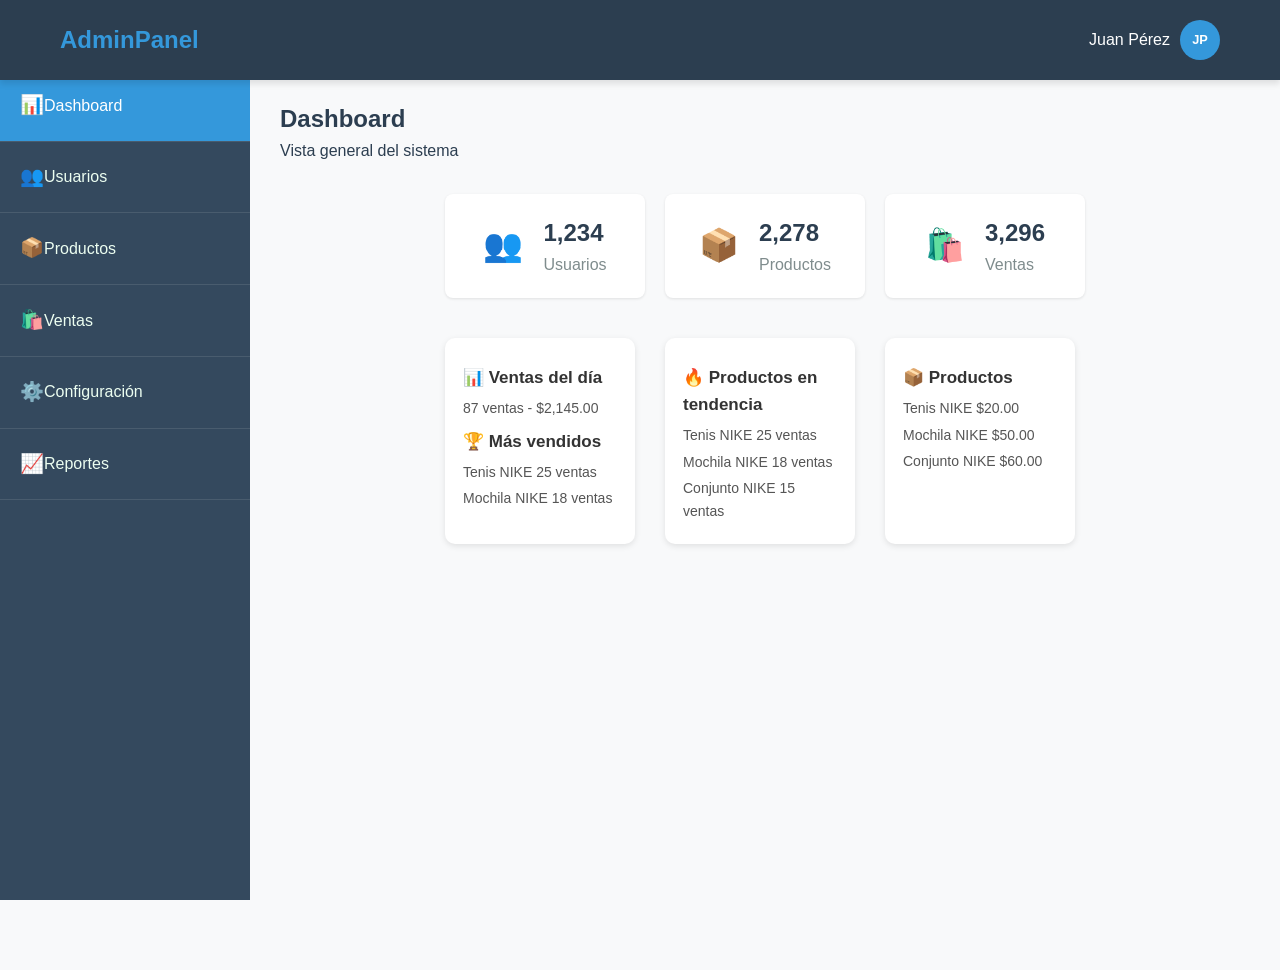
<file: index.html>
<!DOCTYPE html>
<html lang="es">
<body>
<div class="main-container">
</main>
   
    <meta charset="UTF-8">
    <meta name="viewport" content="width=device-width, initial-scale=1.0">
    <title>Panel Administrativo</title>
    <link rel="stylesheet" href="styles.css">
</head>

<body>
    <!--Header Principal-->
<header class="header">
    <div class="header-content">
        <h1 class="logo">AdminPanel</h1>
        <div class="user-info">
            <span class="user-name">Juan Pérez</span>
            <div class="user-avatar">JP</div>
        </div>      
    </div>
</main>


</header>
<div class ="main-container">
    <aside class="sidebar">
        <nav class="sidebar-nav">
            <ul class="nav-list">
                <li class="nav-item">
                 <a href="#dashboard"class="nav-link active">
                    <span class="nav-icon">📊</span>
                    <span class="nav-text">Dashboard</span>
                 </a>
                </li>
                <li class="nav-item">
                    <a href="usuario.html" class="nav-link">
                        <span class="nav-icon">👥</span>
                        <span class="nav-text">Usuarios</span>
                    </a>
                </li>
                <li class="nav-item">
                    <a href="producto.html" class="nav-link">
                        <span class="nav-icon">📦</span>
                        <span class="nav-text">Productos</span>
                    </a>
                </li>
                <li class="nav-item">
                    <a href="venta.html" class="nav-link">
                        <span class="nav-icon">🛍️</span>
                        <span class="nav-text">Ventas</span>
                    </a>
              
                <li class="nav-item">
                    <a href="configuracion.html" class="nav-link">
                        <span class="nav-icon">⚙️</span>
                        <span class="nav-text">Configuración</span>
                    </a>
            
                 </li>
                 <li class="nav-item">
                    <a href="#reportes" class="nav-link">
                        <span class="nav-icon">📈</span>
                        <span class="nav-text">Reportes</span>
                    </a>
                </li>           

</div>
    
    <!--Contenido Principal-->
    <main class="main-content">
    <div class="content-header">
        <h2 class="page-title">Dashboard</h2>
        <p class="page-description">Vista general del sistema
        </p>
    </div>
    <!--tabla estadistica-->
<section class="stats-section">
    <div class="stats-grid">

        <div class="stat-card">
            <div class="stat-icon">👥</div>
            <div class="stat-info">
                <h3 class="stat-number">1,234</h3>
                <p class="stat-label">Usuarios</p>
            </div>
        </div>

        <div class="stat-card">
            <div class="stat-icon">📦</div>
            <div class="stat-info">
                <h3 class="stat-number">2,278</h3>
                <p class="stat-label">Productos</p>
            </div>
        </div>

        <div class="stat-card">
            <div class="stat-icon">🛍️</div>
            <div class="stat-info">
                <h3 class="stat-number">3,296</h3>
                <p class="stat-label">Ventas</p>
            </div>
        </div>
        
        <div class="ventas">

    <h3>📊 Ventas del día</h3>
    <p>87 ventas - $2,145.00</p>

    <h3>🏆 Más vendidos</h3>
    <p>Tenis NIKE 25 ventas</p>
    <p>Mochila NIKE 18 ventas</p>

    </div>

    <div class="ventas">

    <h3>🔥 Productos en tendencia</h3>
    <p>Tenis NIKE 25 ventas</p>
    <p>Mochila NIKE 18 ventas</p>
    <p>Conjunto NIKE 15 ventas</p>

   </div>

  <div class="productos">

    <h3>📦 Productos</h3>
    <p>Tenis NIKE $20.00</p>
    <p>Mochila NIKE $50.00</p>
    <p>Conjunto NIKE $60.00</p>

</div>


    </div>
</section>
                    
    
    </main>

</main>
</body>
</html>
</file>
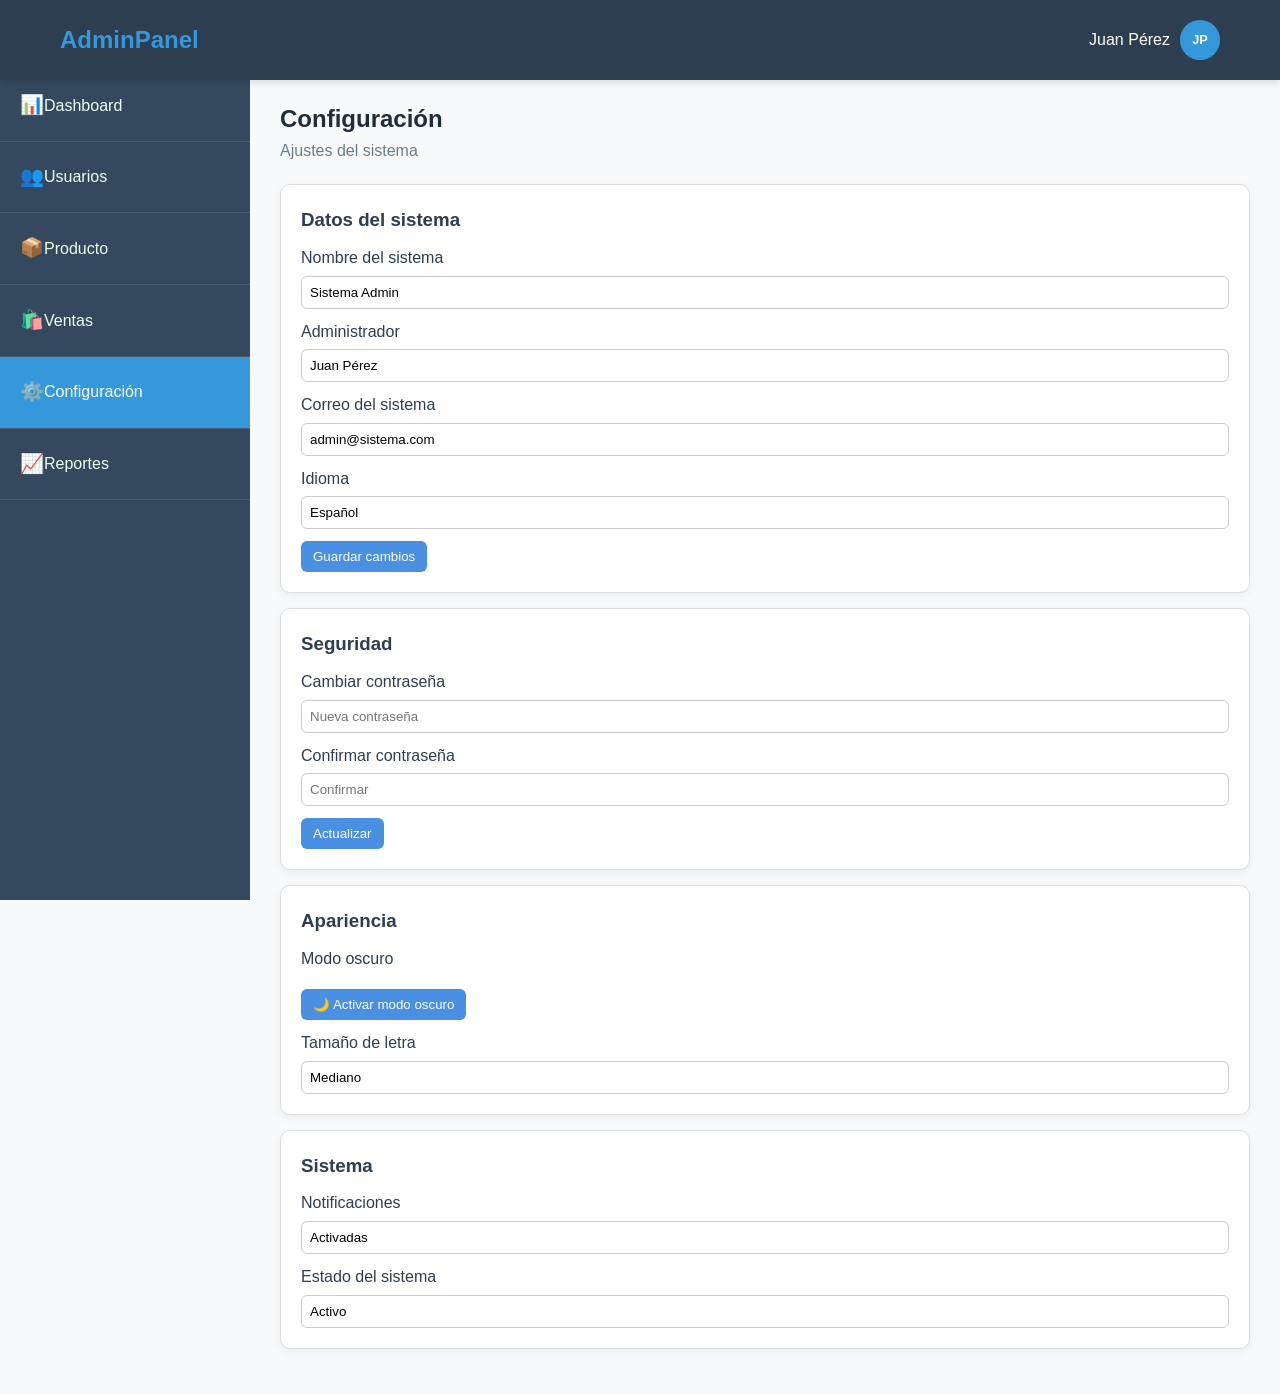
<file: configuracion.html>
<!DOCTYPE html>
<html lang="es">
<head>
    <meta charset="UTF-8">
    <meta name="viewport" content="width=device-width, initial-scale=1.0">
    <title>Configuración</title>
    <link rel="stylesheet" href="styles.css">
</head>

<body>

<header class="header">
    <div class="header-content">
        <h1 class="logo">AdminPanel</h1>
        <div class="user-info">
            <span class="user-name">Juan Pérez</span>
            <div class="user-avatar">JP</div>
        </div>
    </div>
</header>

<div class="main-container">

    <aside class="sidebar">
        <nav class="sidebar-nav">
            <ul class="nav-list">
                <li class="nav-item">
                    <a href="index.html" class="nav-link">
                        <span class="nav-icon">📊</span>
                        <span class="nav-text">Dashboard</span>
                    </a>
                </li>
                <li class="nav-item">
                    <a href="usuario.html" class="nav-link">
                        <span class="nav-icon">👥</span>
                        <span class="nav-text">Usuarios</span>
                    </a>
                </li>
                <li class="nav-item">
                    <a href="producto.html" class="nav-link">
                        <span class="nav-icon">📦</span>
                        <span class="nav-text">Producto</span>
                    </a>
                </li>
                <li class="nav-item">
                    <a href="venta.html" class="nav-link">
                        <span class="nav-icon">🛍️</span>
                        <span class="nav-text">Ventas</span>
                    </a>
                </li>
                <li class="nav-item">
                    <a href="configuracion.html" class="nav-link active">
                        <span class="nav-icon">⚙️</span>
                        <span class="nav-text">Configuración</span>
                    </a>
                </li>
                <li class="nav-item">
                    <a href="reportes.html" class="nav-link">
                        <span class="nav-icon">📈</span>
                        <span class="nav-text">Reportes</span>
                    </a>
                </li>
            </ul>
        </nav>
    </aside>

   
    <main class="main-content">
        <div class="config-page">

            <div class="content-header">
                <h2>Configuración</h2>
                <p>Ajustes del sistema</p>
            </div>

            <div class="form-box">
                <h3>Datos del sistema</h3>
                <label>Nombre del sistema</label>
                <input type="text" value="Sistema Admin">

                <label>Administrador</label>
                <input type="text" value="Juan Pérez">

                <label>Correo del sistema</label>
                <input type="email" value="admin@sistema.com">

                <label>Idioma</label>
                <input type="text" value="Español">

                <button>Guardar cambios</button>
            </div>

            <div class="form-box">
                <h3>Seguridad</h3>
                <label>Cambiar contraseña</label>
                <input type="password" placeholder="Nueva contraseña">

                <label>Confirmar contraseña</label>
                <input type="password" placeholder="Confirmar">

                <button>Actualizar</button>
            </div>

            <div class="form-box">
                <h3>Apariencia</h3>
                <label>Modo oscuro</label>
                <button class="btn-dark">🌙 Activar modo oscuro</button>

                <label>Tamaño de letra</label>
                <input type="text" value="Mediano">
            </div>

            <div class="form-box">
                <h3>Sistema</h3>
                <label>Notificaciones</label>
                <input type="text" value="Activadas">

                <label>Estado del sistema</label>
                <input type="text" value="Activo">
            </div>

        </div>
    </main>

</div>

</body>
</html>
</file>
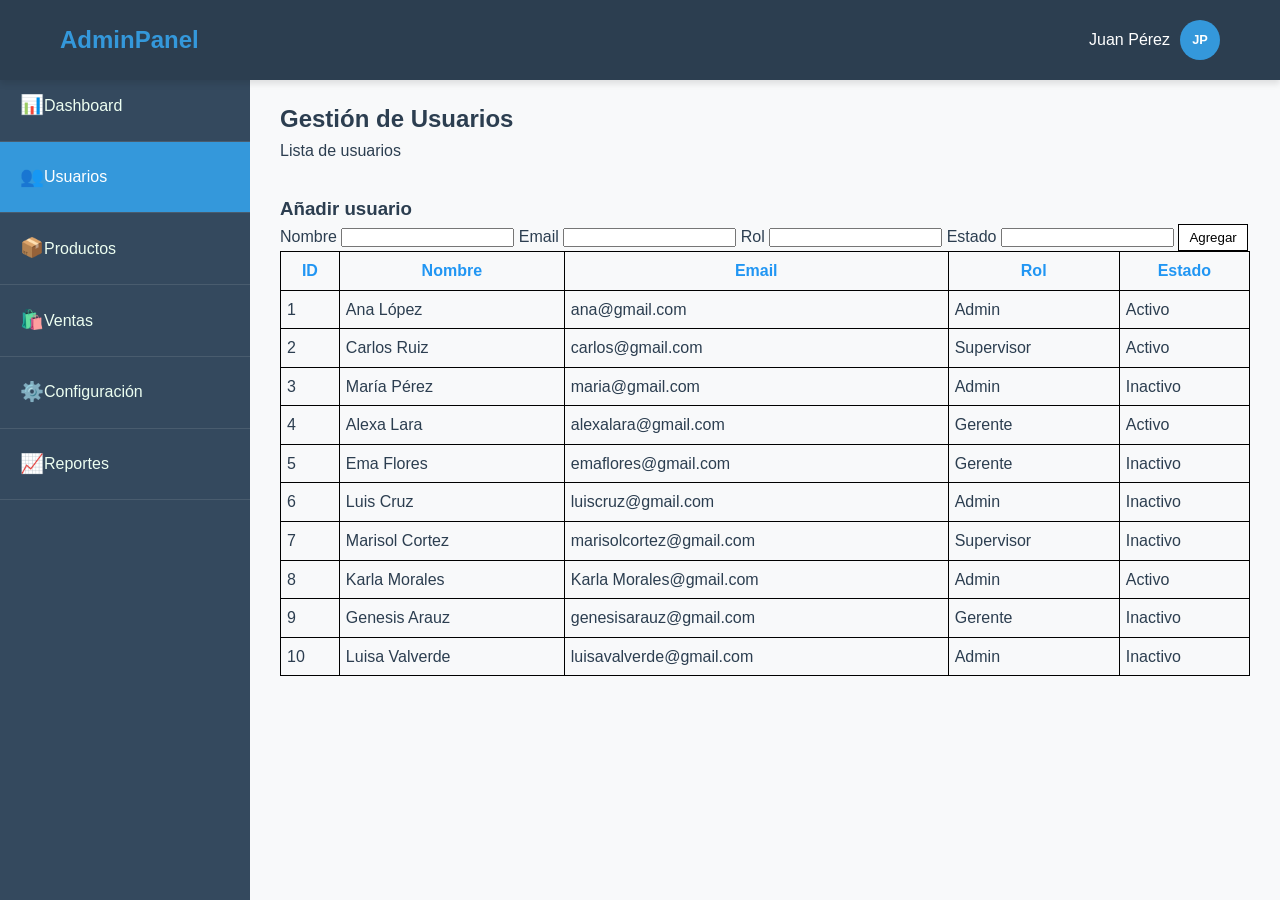
<file: usuario.html>
<!DOCTYPE html>
<html lang="es">
<head>
    <meta charset="UTF-8">
    <meta name="viewport" content="width=device-width, initial-scale=1.0">
    <title>Usuarios</title>
    <link rel="stylesheet" href="styles.css">
</head>

<body>

<header class="header">
    <div class="header-content">
        <h1 class="logo">AdminPanel</h1>
        <div class="user-info">
            <span class="user-name">Juan Pérez</span>
            <div class="user-avatar">JP</div>
        </div>
    </div>
</header>

<div class="main-container">

   
    <aside class="sidebar">
        <nav class="sidebar-nav">
            <ul class="nav-list">

                <li class="nav-item">
                    <a href="index.html" class="nav-link">
                        <span class="nav-icon">📊</span>
                        <span class="nav-text">Dashboard</span>
                    </a>
                </li>

            
                <li class="nav-item">
                    <a href="usuario.html" class="nav-link active">
                        <span class="nav-icon">👥</span>
                        <span class="nav-text">Usuarios</span>
                    </a>
                </li>

                <li class="nav-item">
                    <a href="producto.html" class="nav-link">
                        <span class="nav-icon">📦</span>
                        <span class="nav-text">Productos</span>
                    </a>
                </li>

                <li class="nav-item">
                    <a href="venta.html" class="nav-link">
                        <span class="nav-icon">🛍️</span>
                        <span class="nav-text">Ventas</span>
                    </a>
                </li>

                <li class="nav-item">
                    <a href="configuracion.html" class="nav-link">
                        <span class="nav-icon">⚙️</span>
                        <span class="nav-text">Configuración</span>
                    </a>
                </li>

                <li class="nav-item">
                    <a href="reportes.html" class="nav-link">
                        <span class="nav-icon">📈</span>
                        <span class="nav-text">Reportes</span>
                    </a>
                </li>

            </ul>
        </nav>
    </aside>


<main class="main-content">

    <div class="content-header">
        <h2>Gestión de Usuarios</h2>
        <p>Lista de usuarios</p>
    </div>

    <div class="form-box">
        <h3>Añadir usuario</h3>

    <label>Nombre</label>
    <input type="text">

    <label>Email</label>
    <input type="email">

    <label>Rol</label>
    <input type="text">

    <label>Estado</label>
    <input type="text">

    <button>Agregar</button>
    </div>

    <table class="table">

        <tr>
            <th>ID</th>
            <th>Nombre</th>
            <th>Email</th>
            <th>Rol</th>
            <th>Estado</th>
        </tr>

        <tr>
            <td>1</td>
            <td>Ana López</td>
            <td>ana@gmail.com</td>
            <td>Admin</td>
            <td>Activo</td>
        </tr>

        <tr>
            <td>2</td>
            <td>Carlos Ruiz</td>
            <td>carlos@gmail.com</td>
            <td>Supervisor</td>
            <td>Activo</td>
        </tr>

        <tr>
            <td>3</td>
            <td>María Pérez</td>
            <td>maria@gmail.com</td>
            <td>Admin</td>
            <td>Inactivo</td>
        </tr>

        <tr>
            <td>4</td>
            <td>Alexa Lara</td>
            <td>alexalara@gmail.com</td>
            <td>Gerente</td>
            <td>Activo</td>
        </tr>

         <tr>
            <td>5</td>
            <td>Ema Flores</td>
            <td>emaflores@gmail.com</td>
            <td>Gerente</td>
            <td>Inactivo</td>
        </tr>

          <tr>
            <td>6</td>
            <td>Luis Cruz</td>
            <td>luiscruz@gmail.com</td>
            <td>Admin</td>
            <td>Inactivo</td>
        </tr>

        <tr>
            <td>7</td>
            <td>Marisol Cortez</td>
            <td>marisolcortez@gmail.com</td>
            <td>Supervisor</td>
            <td>Inactivo</td>
        </tr>

        <tr>
            <td>8</td>
            <td>Karla Morales</td>
            <td>Karla Morales@gmail.com</td>
            <td>Admin</td>
            <td>Activo</td>
        </tr>

        <tr>
            <td>9</td>
            <td>Genesis Arauz</td>
            <td>genesisarauz@gmail.com</td>
            <td>Gerente</td>
            <td>Inactivo</td>
        </tr>

        <tr>
            <td>10</td>
            <td>Luisa Valverde</td>
            <td>luisavalverde@gmail.com</td>
            <td>Admin</td>
            <td>Inactivo</td>
        </tr>

    </table>

</main>
</div>

</body>
</html>
</file>
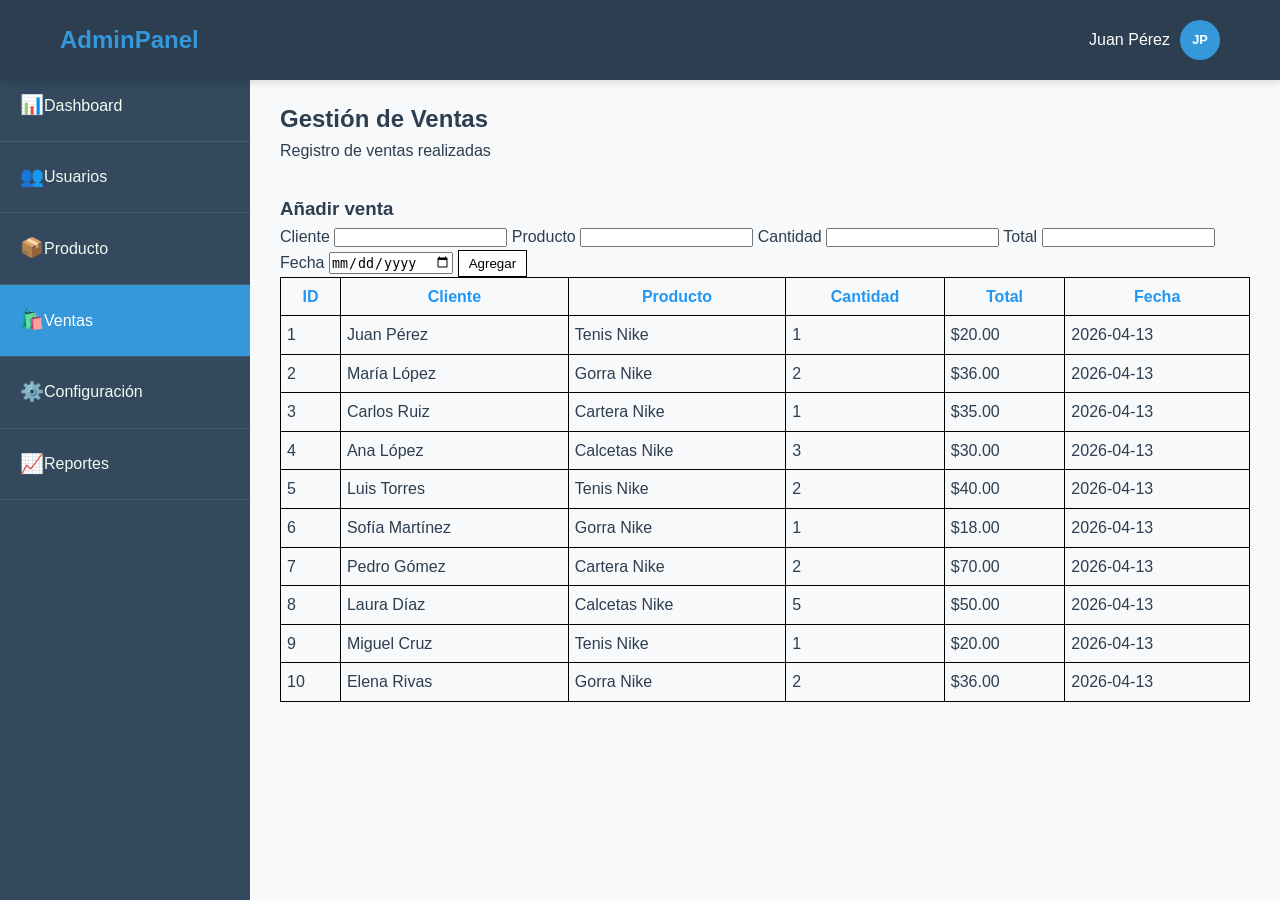
<file: venta.html>
<!DOCTYPE html>
<html lang="es">
<head>
    <meta charset="UTF-8">
    <meta name="viewport" content="width=device-width, initial-scale=1.0">
    <title>Ventas</title>
    <link rel="stylesheet" href="styles.css">
</head>

<body>

<header class="header">
    <div class="header-content">
        <h1 class="logo">AdminPanel</h1>
        <div class="user-info">
            <span class="user-name">Juan Pérez</span>
            <div class="user-avatar">JP</div>
        </div>
    </div>
</header>

<div class="main-container">

   
    <aside class="sidebar">
        <nav class="sidebar-nav">
            <ul class="nav-list">

                <li class="nav-item">
                    <a href="index.html" class="nav-link">
                        <span class="nav-icon">📊</span>
                        <span class="nav-text">Dashboard</span>
                    </a>
                </li>

             <li class="nav-item">
                    <a href="usuario.html" class="nav-link">
                        <span class="nav-icon">👥</span>
                        <span class="nav-text">Usuarios</span>
                    </a>
                </li>

                <li class="nav-item">
                    <a href="producto.html" class="nav-link ">
                        <span class="nav-icon">📦</span>
                        <span class="nav-text">Producto</span>
                    </a>
                </li>


                <li class="nav-item">
                    <a href="venta.html" class="nav-link active">
                        <span class="nav-icon">🛍️</span>
                        <span class="nav-text">Ventas</span>
                    </a>
                </li>

                <li class="nav-item">
                    <a href="configuracion.html" class="nav-link">
                        <span class="nav-icon">⚙️</span>
                        <span class="nav-text">Configuración</span>
                    </a>
                </li>

                <li class="nav-item">
                    <a href="reportes.html" class="nav-link">
                        <span class="nav-icon">📈</span>
                        <span class="nav-text">Reportes</span>
                    </a>
                </li>

            </ul>
        </nav>
    </aside>
<main class="main-content">

    <div class="content-header">
        <h2>Gestión de Ventas</h2>
        <p>Registro de ventas realizadas</p>
    </div>


    <div class="form-box">
        <h3>Añadir venta</h3>

        <label>Cliente</label>
        <input type="text">

        <label>Producto</label>
        <input type="text">

        <label>Cantidad</label>
        <input type="number">

        <label>Total</label>
        <input type="text">

        <label>Fecha</label>
        <input type="date">

        <button>Agregar</button>
    </div>

    <table class="table">

        <tr>
            <th>ID</th>
            <th>Cliente</th>
            <th>Producto</th>
            <th>Cantidad</th>
            <th>Total</th>
            <th>Fecha</th>
        </tr>

        <tr>
            <td>1</td>
            <td>Juan Pérez</td>
            <td>Tenis Nike</td>
            <td>1</td>
            <td>$20.00</td>
            <td>2026-04-13</td>
        </tr>

        <tr>
            <td>2</td>
            <td>María López</td>
            <td>Gorra Nike</td>
            <td>2</td>
            <td>$36.00</td>
            <td>2026-04-13</td>
        </tr>

        <tr>
            <td>3</td>
            <td>Carlos Ruiz</td>
            <td>Cartera Nike</td>
            <td>1</td>
            <td>$35.00</td>
            <td>2026-04-13</td>
        </tr>

        <tr>
            <td>4</td>
            <td>Ana López</td>
            <td>Calcetas Nike</td>
            <td>3</td>
            <td>$30.00</td>
            <td>2026-04-13</td>
        </tr>

        <tr>
            <td>5</td>
            <td>Luis Torres</td>
            <td>Tenis Nike</td>
            <td>2</td>
            <td>$40.00</td>
            <td>2026-04-13</td>
        </tr>

        <tr>
            <td>6</td>
            <td>Sofía Martínez</td>
            <td>Gorra Nike</td>
            <td>1</td>
            <td>$18.00</td>
            <td>2026-04-13</td>
        </tr>

        <tr>
            <td>7</td>
            <td>Pedro Gómez</td>
            <td>Cartera Nike</td>
            <td>2</td>
            <td>$70.00</td>
            <td>2026-04-13</td>
        </tr>

        <tr>
            <td>8</td>
            <td>Laura Díaz</td>
            <td>Calcetas Nike</td>
            <td>5</td>
            <td>$50.00</td>
            <td>2026-04-13</td>
        </tr>

        <tr>
            <td>9</td>
            <td>Miguel Cruz</td>
            <td>Tenis Nike</td>
            <td>1</td>
            <td>$20.00</td>
            <td>2026-04-13</td>
        </tr>

        <tr>
            <td>10</td>
            <td>Elena Rivas</td>
            <td>Gorra Nike</td>
            <td>2</td>
            <td>$36.00</td>
            <td>2026-04-13</td>
        </tr>

    </table>

</main>
    



</div>

</body>
</html>
</file>
<file: styles.css>
:root {
/*colores principales*/

--primary-color: #2c3e50 ;
--secondary-color: #3498db ;
--accent-color: #e74c3c ;
--warning-color: #f39c12 ;

/*colores de texto*/
--text-primary: #2c3e50;
--text-secondary: #7f8c8d;
--text-light: #95a5a6;
/*colores de fondo*/
--bg-primary: #ffffff;
--bg-secondary: #f8f9fa;
--bg-dark: #34495e;
/*espaciado*/
--spacing-xs: 5px;
--spacing-sm: 10px;
--spacing-md: 20px;
--spacing-lg: 30px;
--spacing-xl: 40px;
 
/*bordes*/
--border-radius: 8px;
--border-color: #e1e8ed;

/* sombras*/
--shadow-sm: 0 1px 3px rgba(0, 0, 0, 0.1);
--shadow-md: 0 4px 6px rgba(0, 0, 0, 0.1);
--shadow-lg: 0 10px 25px rgba(0, 0, 0, 0.1);

/* transiciones*/
--transition-fast: 0.2s ease;
--transition-normal: 0.3s ease;
--transition-slow: 0.5s ease;

/* reset y configuracion base*/
*{
    margin: 0;
    padding: 0;
    box-sizing: border-box;
}
body{

    font-family: 'Arial', sans-serif;
    background-color: var(--bg-secondary);
    color:var(--text-primary);
    line-height: 1.6;
}
}

header {
    background-color: var(--primary-color);
    color: white;
    padding: 0;
    position: fixed;
    top: 0;
    left:0;
    right: 0;
    z-index: 1000;
    box-shadow: var(--shadow-md);
}

.header-content{
    max-width: 1200px;
    margin: 0 auto;
    padding: var(--spacing-md);
    display: flex;
    justify-content: space-between;
    align-items: center;
}

.logo{
    font-size: 1.5rem;
    font-weight: bold;
    color: var(--secondary-color);
}

.user-info{
    display: flex;
    align-items: center;
    gap: var(--spacing-sm);
}
.username{
    font-size: 0.9rem;
}

.user-avatar{
    width: 40px;
    height: 40px;
    background-color: var(--secondary-color);
    display: flex;
    justify-content: center;
    align-items: center;
    border-radius: 50%;
    font-weight: bold;
    font-size: 0.8rem;
}

.main-container{
    margin-top: 70px;
    display: flex;
    min-height: calc(100vh - 70px);
}

.sidebar {
    width: 250px;
    background-color: var(--bg-dark);
    position: fixed;
    left: 0;
    top: 70px;
    bottom: 0;
    overflow-y: auto;
    transition: transform var(--transition-normal);
}

.nav.list{
    list-style: none;
}
.nav-item{
    border-bottom: 1px solid rgba(255, 255, 255, 0.1);
}

.nav-link{
    display: flex;
    align-items: center;
    padding: var(--spacing-md);
    color: #ecfef1;
    text-decoration: none;
    transition: all var(--transition-normal);
}

.nav-link:hover{
    background-color: rgba(255, 255, 255, 0.1);
    transform: translateX(10px);
}
.nav-link.active {
    background-color: var(--secondary-color);
    color: white;
}
.nav-icon{
    margin-right:  var(--secondary-color);
    font-size: 1.2rem;
}


.main-content{
    margin-left: 250px;
    flex: 1;
    padding: var(--spacing-lg);
}

.content-header{
    margin-bottom: var(--spacing-lg);
}

/*  cards dashboard*/
.stats-section {
    display: flex;
    justify-content: center;
    margin-top: var(--spacing-lg);
}

.stats-grid {
    display: grid;
    grid-template-columns: repeat(3, 200px);
    gap: var(--spacing-md);
    justify-content: center;
}


.stat-card {
    background-color: var(--bg-primary);
    padding: var(--spacing-md);
    border-radius: var(--border-radius);
    box-shadow: var(--shadow-sm);
    display: flex;
    align-items: center;
    justify-content: center;
    gap: var(--spacing-md);
}


.stat-icon {
    font-size: 2rem;
}


.stat-number {
    font-size: 1.5rem;
    font-weight: bold;
}

.stat-label {
    color: var(--text-secondary);
}

.ventas,
.productos {
    margin-top: 20px;
    background: white;
    padding: 18px;
    border-radius: 10px;
    box-shadow: 0 2px 6px rgba(0, 0, 0, 0.1);
    width: 95%;
    max-width: 500px;
}

.ventas h3,
.productos h3 {
    margin: 8px 0 6px;
    font-size: 17px;
    color: #333;
}

.ventas p,
.productos p {
    margin: 4px 0;
    font-size: 14px;
    color: #555;
}

<!--tabla usuario y ventas  >
.form-box input {
    border: 1px solid #2196F3;
    padding: 5px;
}


.form-box button {
    border: 1px solid #000;
    background: white;
    padding: 5px 10px;
    cursor: pointer;
}


.table {
    width: 100%;
    border-collapse: collapse;
    font-family: Arial;
}


.table th,
.table td {
    border: 1px solid #000;
    padding: 6px;
}


.table th {
    color: #2196F3;
}

<!--producto card >

.productos-section {
    display: flex;
    justify-content: center;
    margin-top: 20px;
}

.productos-grid {
    display: grid;
    grid-template-columns: repeat(3, 1fr);
    gap: 20px;
    justify-items: center;
    padding: 10px;
}
.product-card {
    width: 180px;
    background: white;
    text-align: center;
    overflow: hidden;
    border-radius: 10px;
    box-shadow: 0 3px 10px rgba(0,0,0,0.1);
    transition: transform 0.2s ease, box-shadow 0.2s ease;
}

.product-card:hover {
    transform: translateY(-5px);
    box-shadow: 0 6px 15px rgba(0,0,0,0.15);
}

.product-card img {
    width: 100%;
    height: 120px;
    object-fit: cover;
}

.product-info {
    padding: 10px;
}

.product-info h3 {
    color: #222;
    margin: 5px 0;
    font-size: 14px;
}

.product-info p {
    color: #555;
    margin: 3px 0;
    font-size: 12px;
}

.product-info span {
    color: #2c3e50;
    font-weight: bold;
    display: block;
    margin-top: 5px;
}

.btn-add {
    display: flex;
    justify-content: center;
    gap: 8px;
    padding: 10px 14px;
    border: none;
    background: #2c3e50;
    color: white;
    font-size: 14px;
    border-radius: 6px;
    cursor: pointer;
    transition: 0.2s;
    margin-bottom: 10px;
}

.btn-add:hover {
    background: #3498db;
}
<!--configuracion>

.config-page {
    margin-top: 70px; 
    margin-left: 250px; 
    padding: 20px;
    background: #f5f7fa;
    min-height: calc(100vh - 70px);
}

.config-page .content-header {
    margin-bottom: 20px;
}

.config-page .content-header h2 {
    font-size: 24px;
    color: #1f2d3d;
}

.config-page .content-header p {
    color: #6b7b8c;
}

.config-page .form-box {
    background: #fff;
    padding: 20px;
    margin-bottom: 15px;
    border-radius: 10px;
    border: 1px solid #ddd;
    box-shadow: 0 3px 10px rgba(0,0,0,0.05);
}

.config-page .form-box label {
    display: block;
    margin-top: 10px;
    margin-bottom: 5px;
}

.config-page .form-box input {
    width: 100%;
    padding: 8px;
    border: 1px solid #ccc;
    border-radius: 6px;
}

.config-page .form-box input:focus {
    border-color: #4a90e2;
    outline: none;
}

.config-page .form-box button {
    margin-top: 12px;
    padding: 8px 12px;
    border: none;
    border-radius: 6px;
    background: #4a90e2;
    color: white;
    cursor: pointer;
}
</file>
